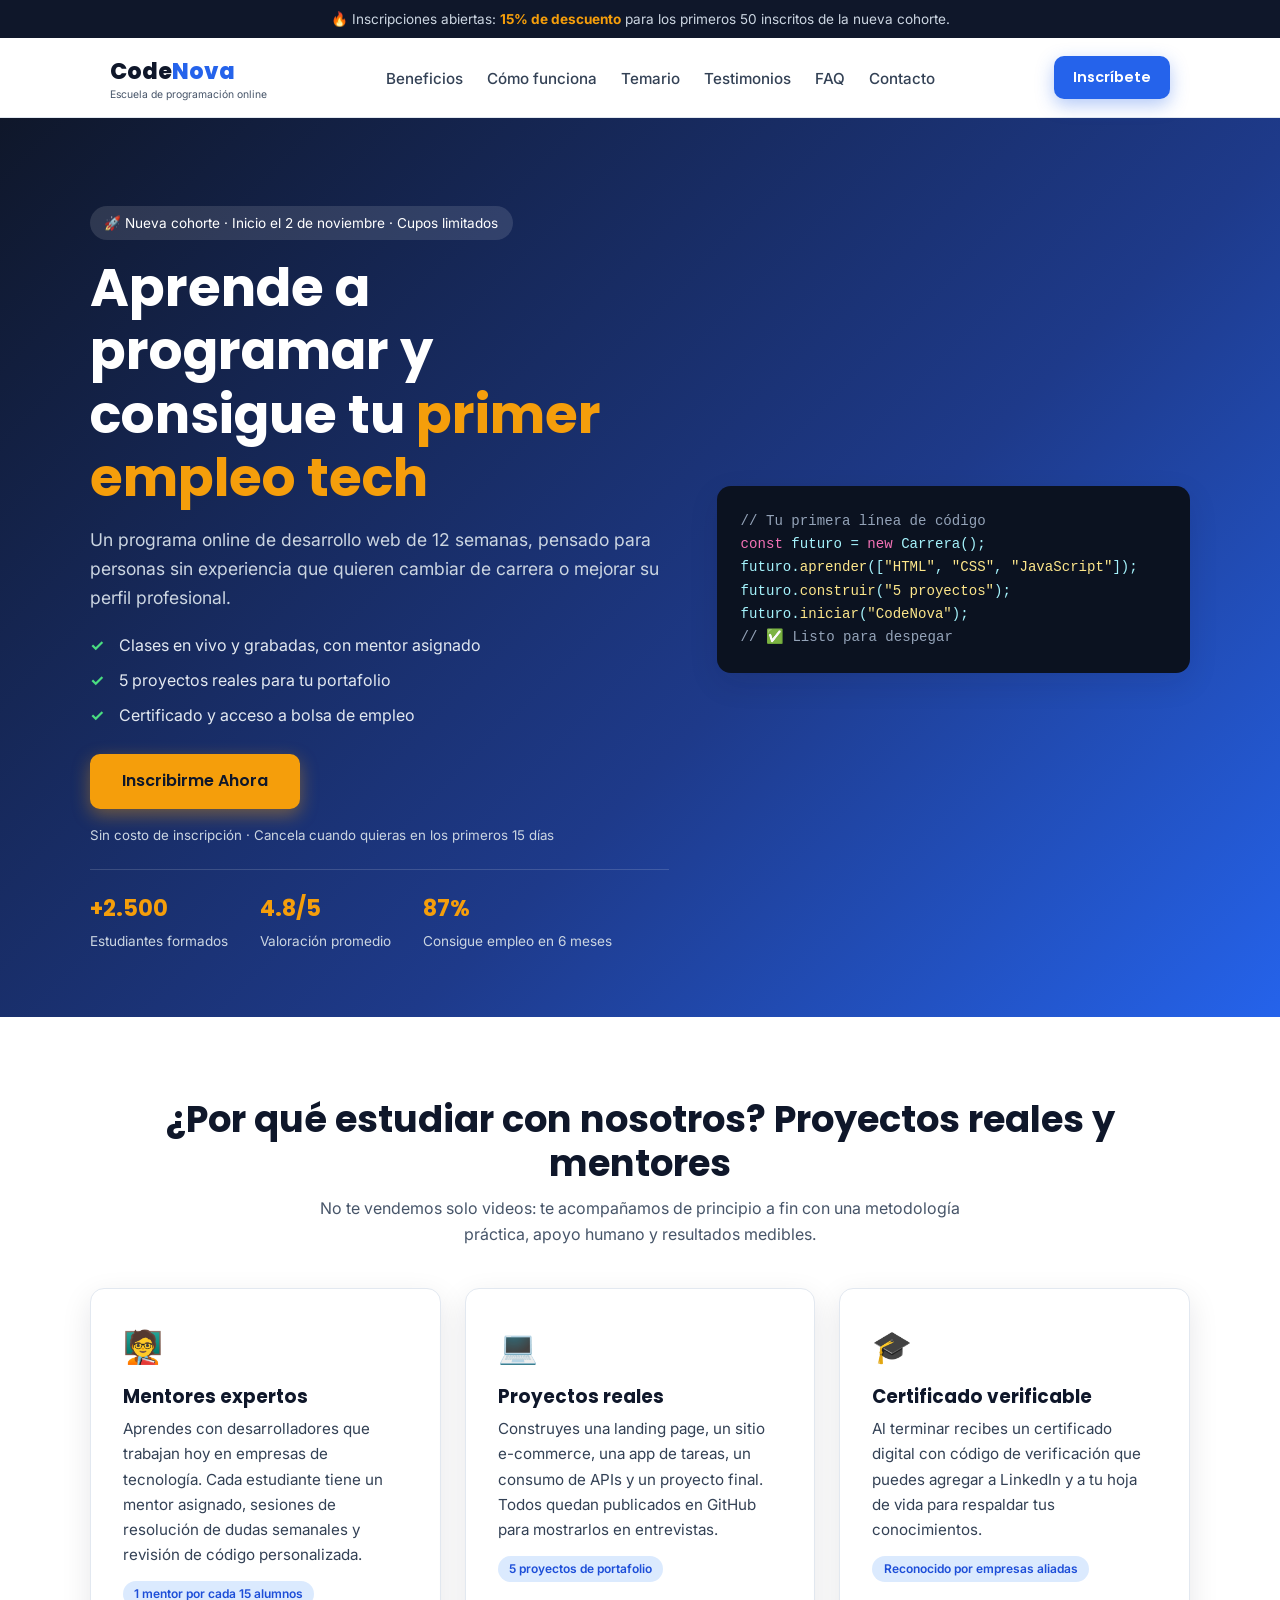
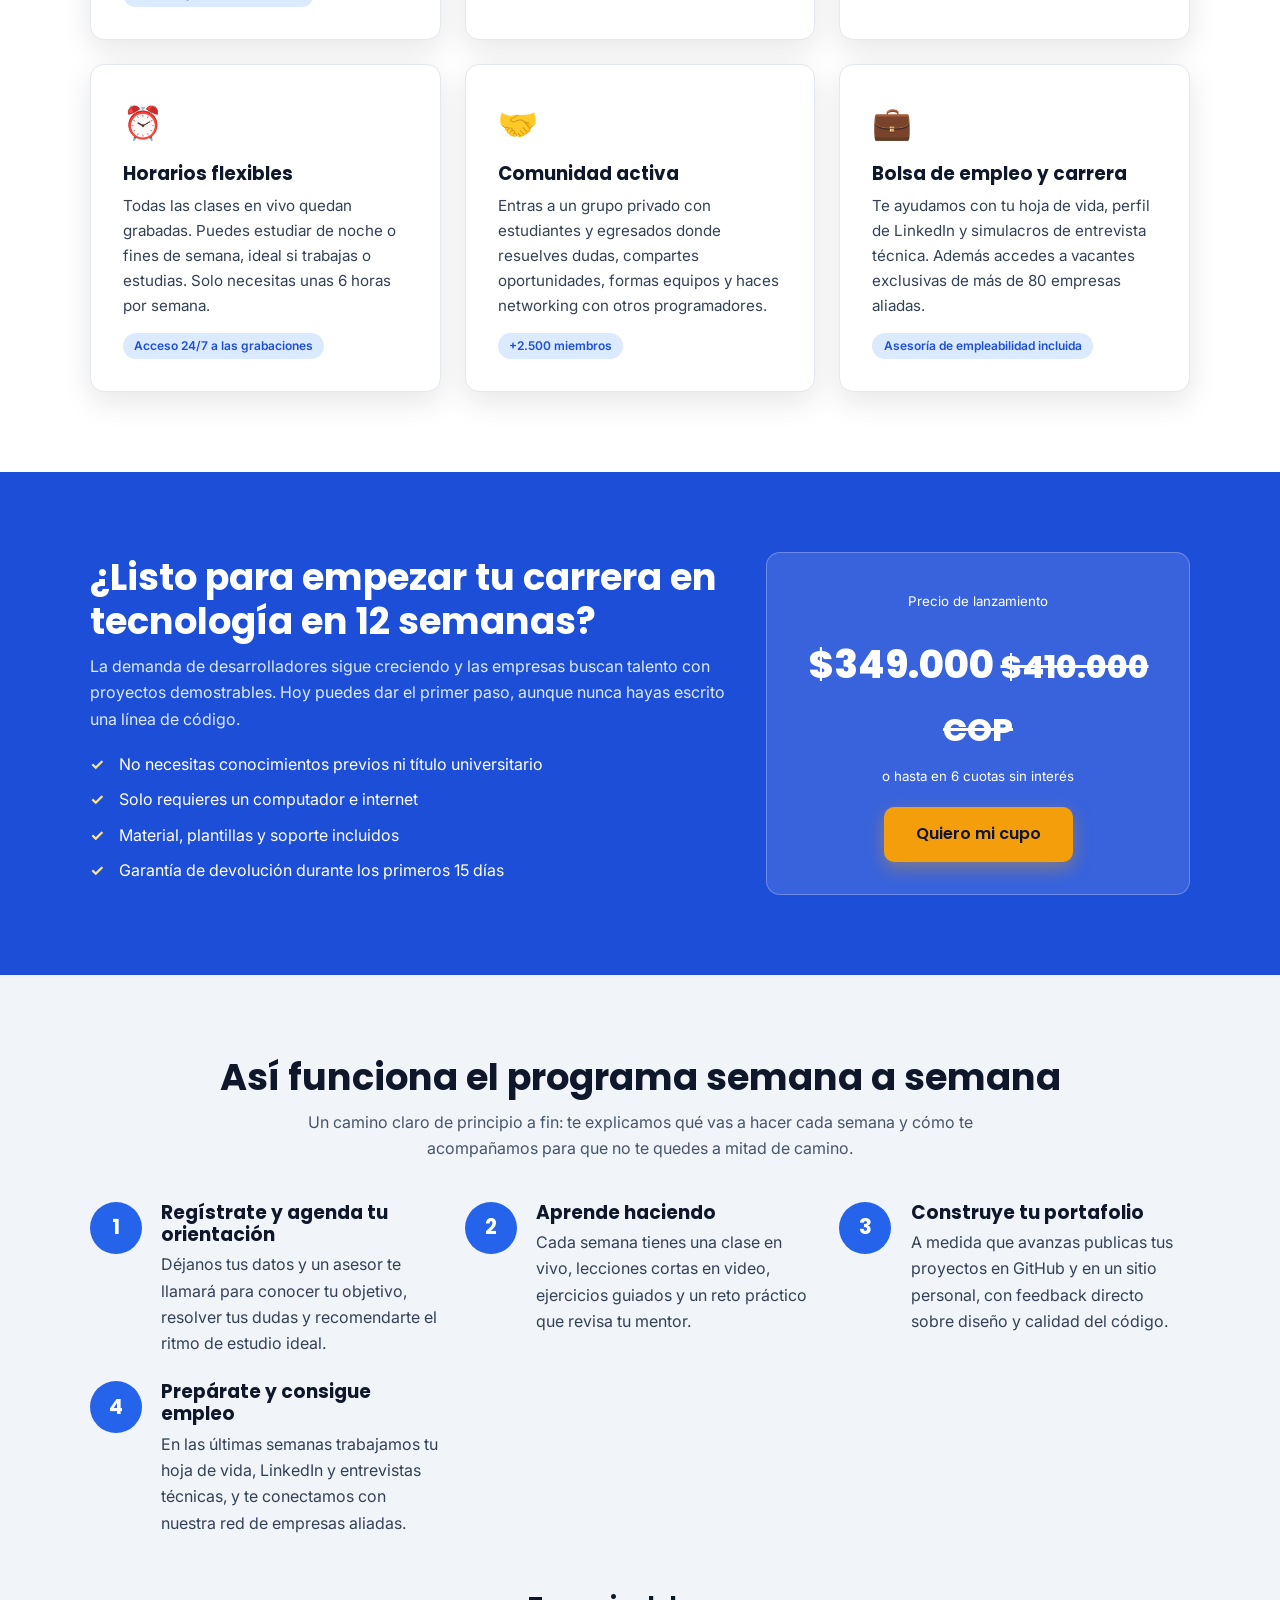
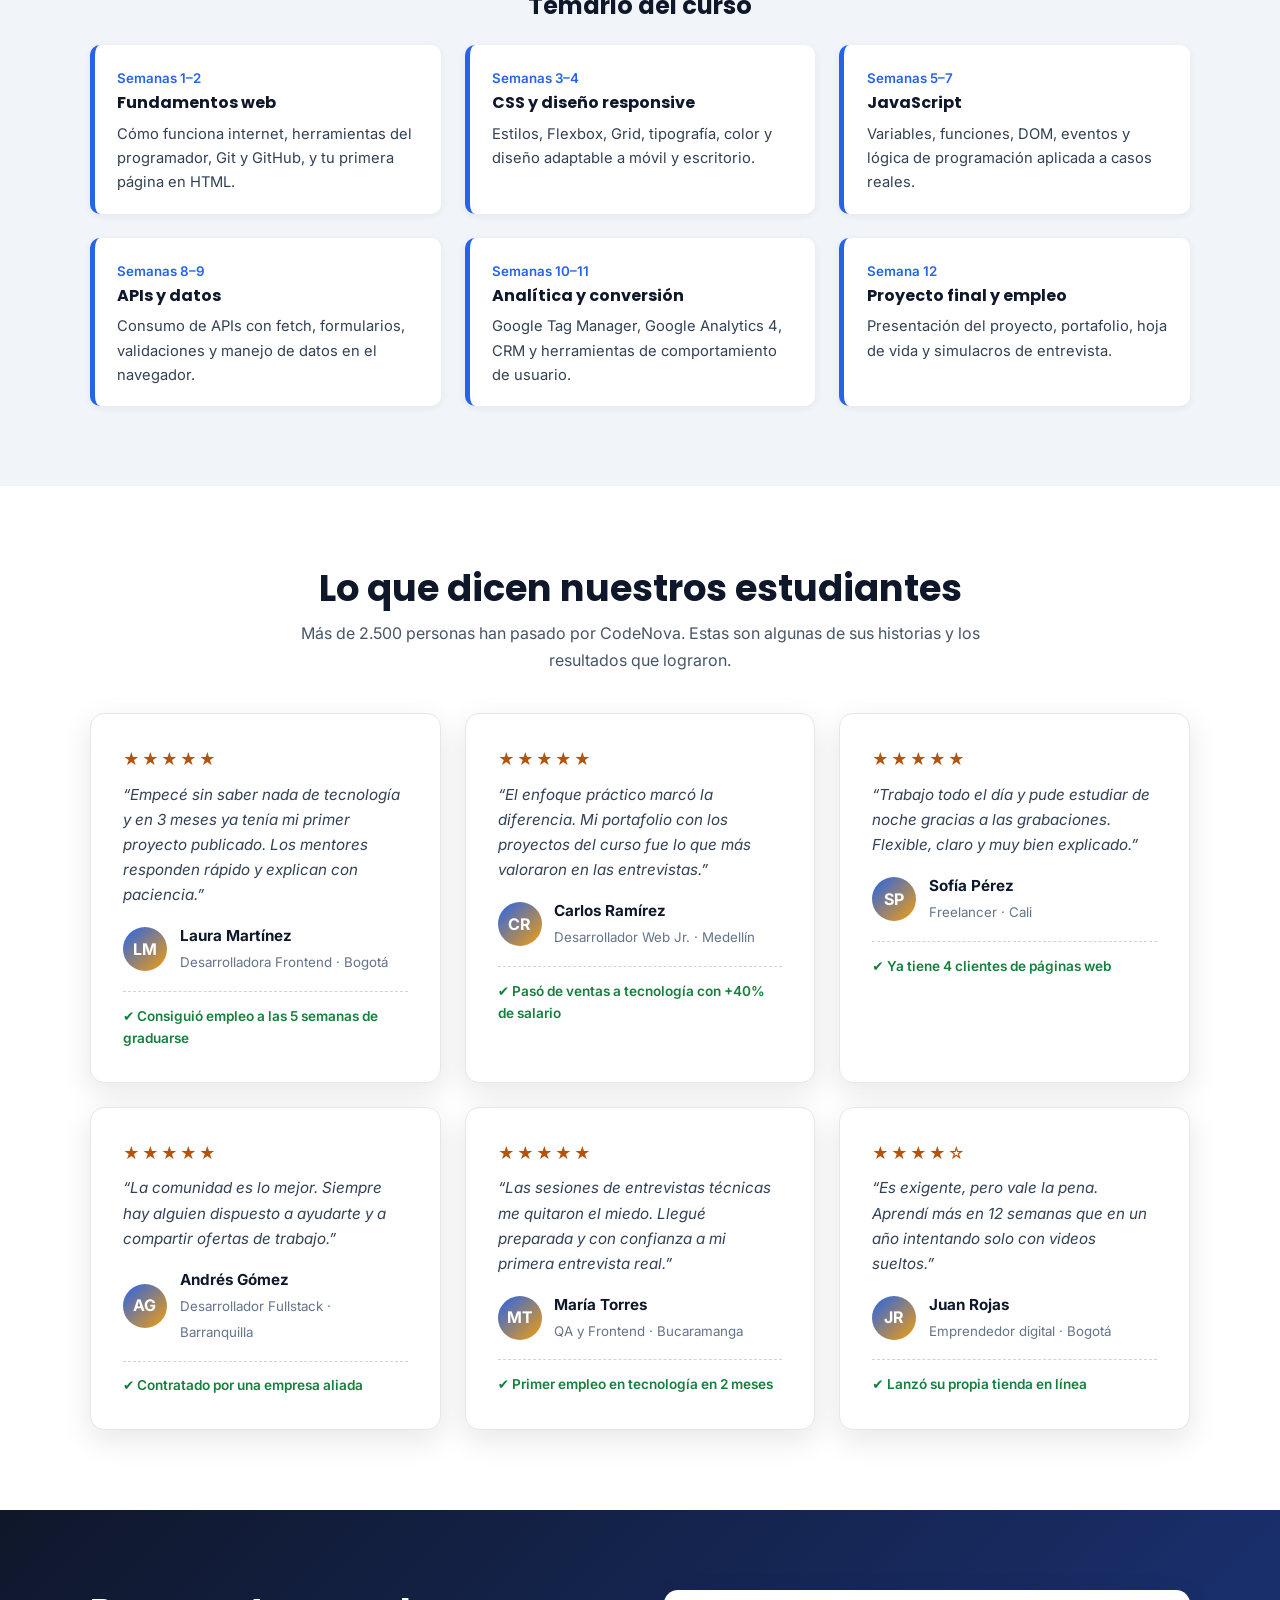
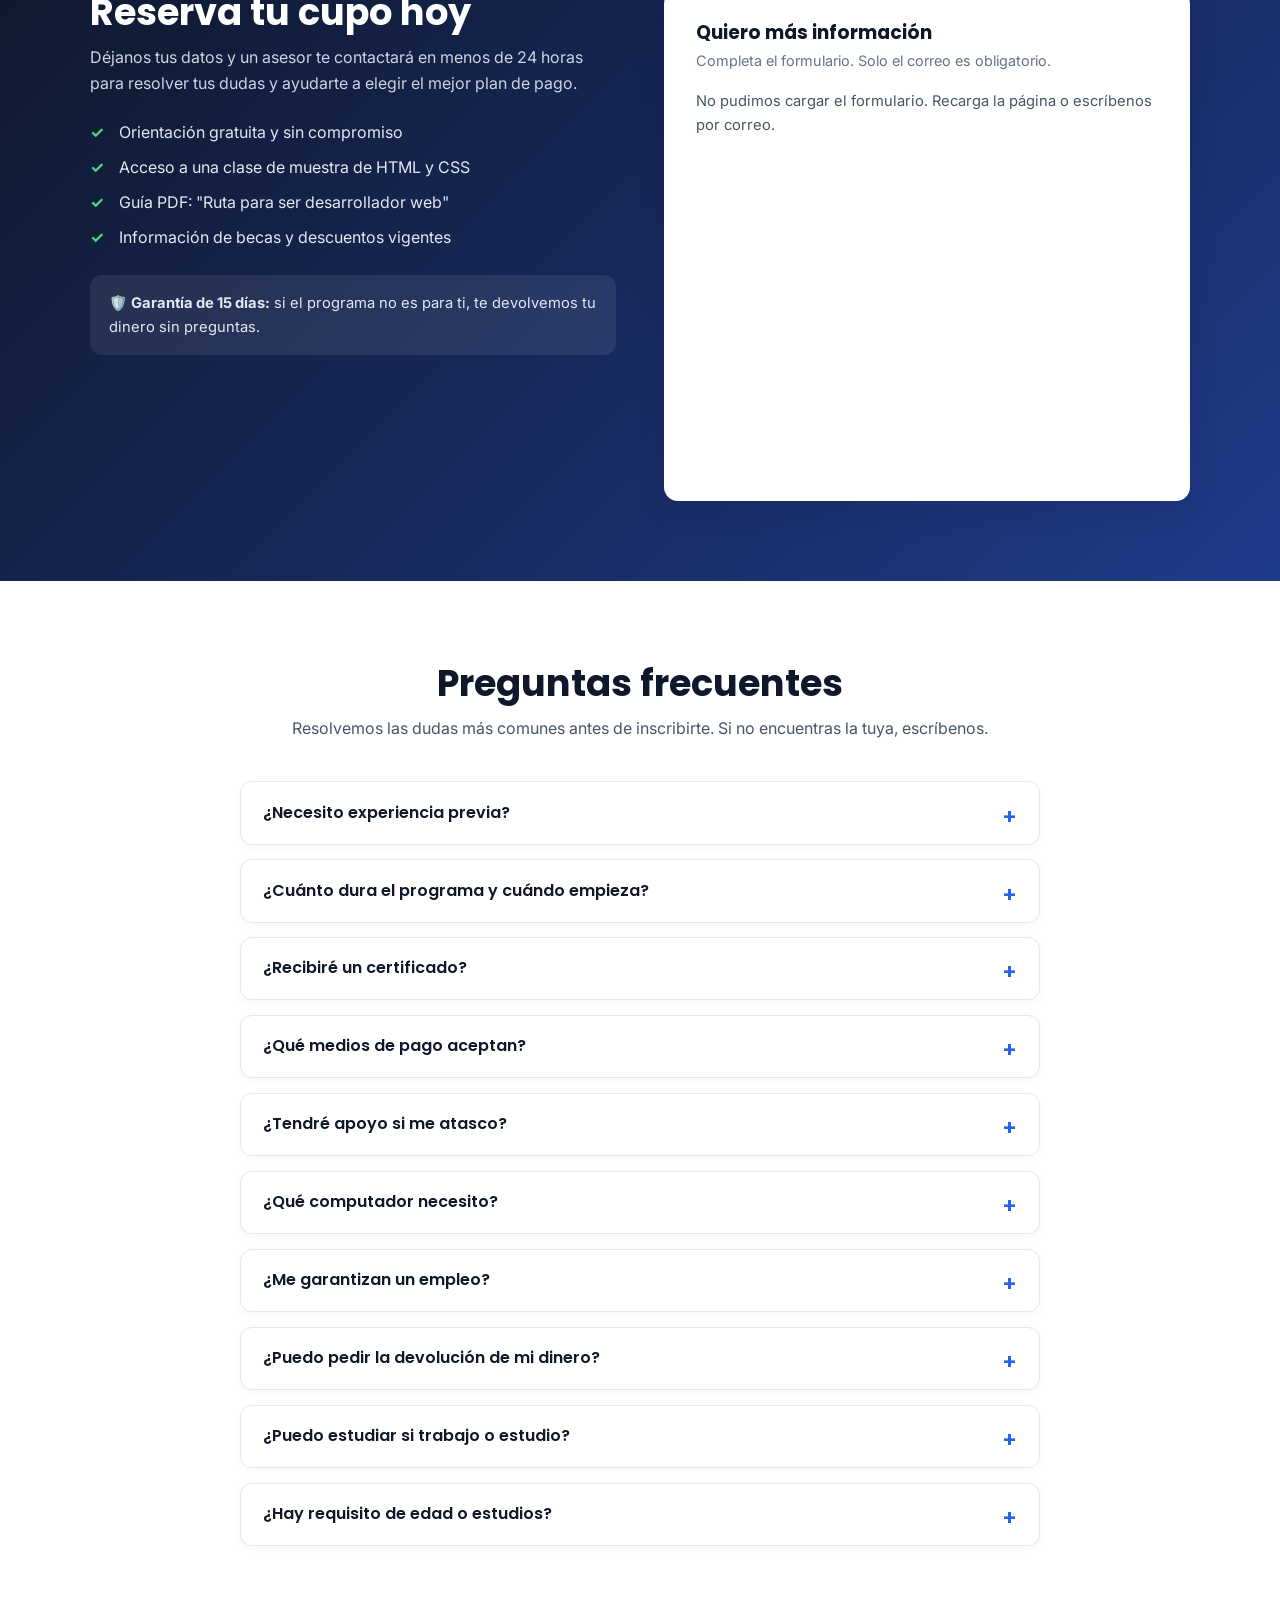
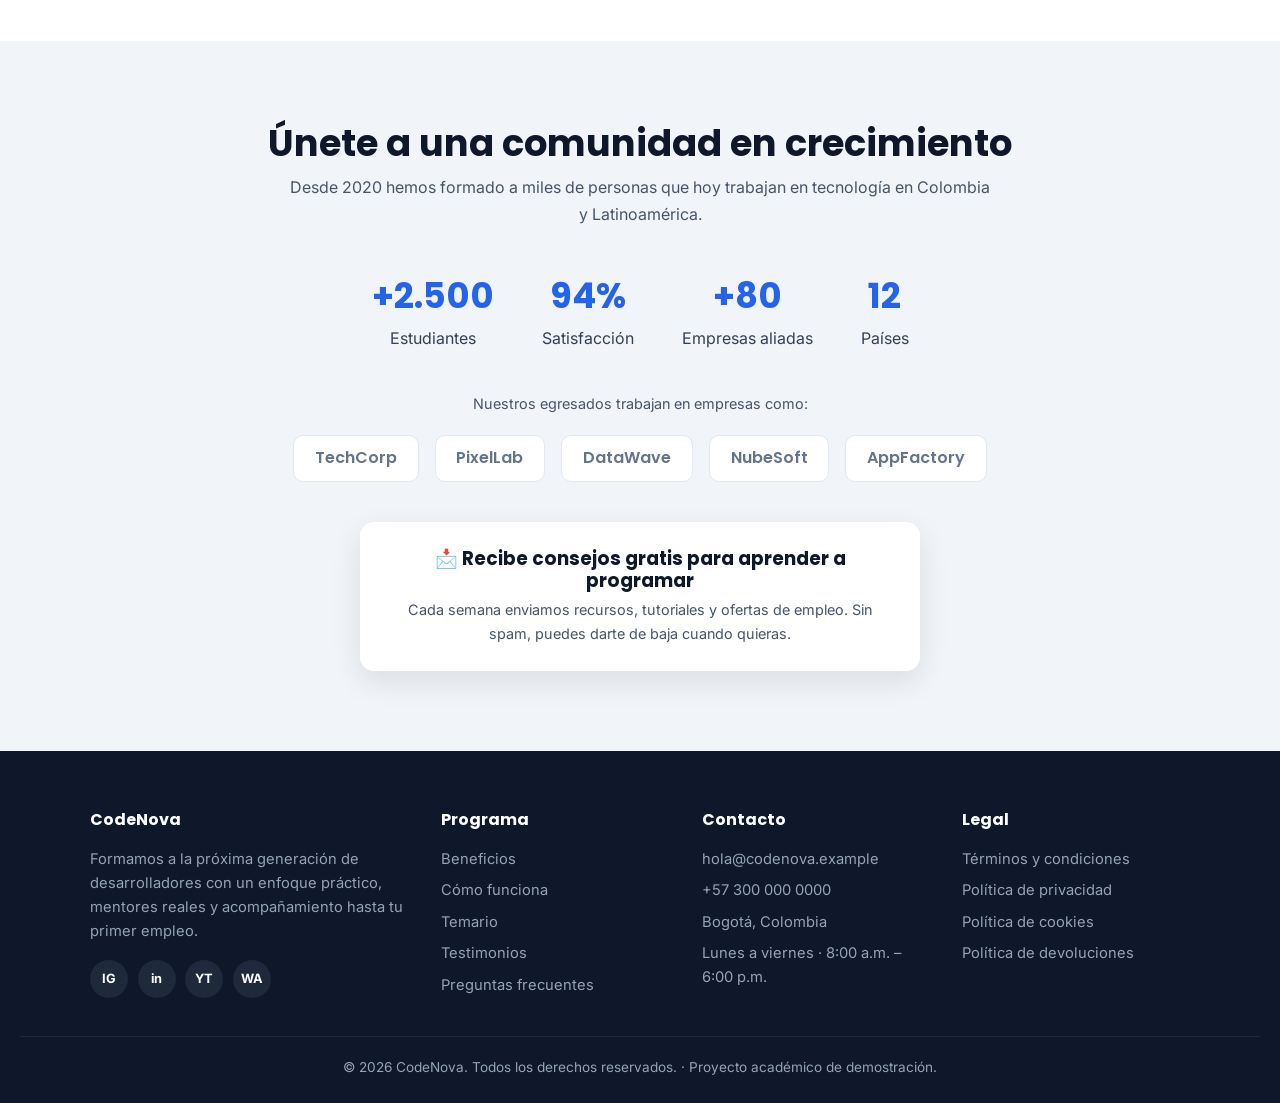
<file: index.html>
<!DOCTYPE html>
<html lang="es">
<head>
  <meta charset="UTF-8">
  <meta name="viewport" content="width=device-width, initial-scale=1.0">
  <title>CodeNova | Curso para programar en 12 semanas con proyectos y empleo</title>
  <meta name="description" content="Curso online para aprender a programar en 12 semanas, con unas 6 horas por semana, proyectos reales, mentores en vivo, certificado y bolsa de empleo. Inscríbete hoy.">
  <meta name="robots" content="index, follow, max-image-preview:large">
  <meta name="author" content="CodeNova">
  <meta name="theme-color" content="#2563eb">
  <link rel="canonical" href="https://1014739596.github.io/lading-page-project/">
  <link rel="alternate" hreflang="es-CO" href="https://1014739596.github.io/lading-page-project/">
  <link rel="alternate" hreflang="x-default" href="https://1014739596.github.io/lading-page-project/">

  <!-- Iconos -->
  <link rel="icon" href="favicon.svg" type="image/svg+xml">
  <link rel="icon" href="img/favicon-32.png" sizes="32x32" type="image/png">
  <link rel="shortcut icon" href="favicon.ico">
  <link rel="apple-touch-icon" href="img/apple-touch-icon.png">

  <!-- Open Graph (Facebook, LinkedIn, WhatsApp) -->
  <meta property="og:type" content="website">
  <meta property="og:site_name" content="CodeNova">
  <meta property="og:locale" content="es_CO">
  <meta property="og:url" content="https://1014739596.github.io/lading-page-project/">
  <meta property="og:title" content="CodeNova | Curso para programar en 12 semanas con proyectos y empleo">
  <meta property="og:description" content="Curso online para aprender a programar en 12 semanas, con unas 6 horas por semana, proyectos reales, mentores en vivo, certificado y bolsa de empleo. Inscríbete hoy.">
  <meta property="og:image" content="https://1014739596.github.io/lading-page-project/img/og-image.png">
  <meta property="og:image:width" content="1200">
  <meta property="og:image:height" content="630">
  <meta property="og:image:alt" content="CodeNova: aprende a programar y consigue tu primer empleo tech">

  <!-- Twitter / X -->
  <meta name="twitter:card" content="summary_large_image">
  <meta name="twitter:title" content="CodeNova | Curso para programar en 12 semanas con proyectos y empleo">
  <meta name="twitter:description" content="Curso online para aprender a programar en 12 semanas, con unas 6 horas por semana, proyectos reales, mentores en vivo, certificado y bolsa de empleo. Inscríbete hoy.">
  <meta name="twitter:image" content="https://1014739596.github.io/lading-page-project/img/og-image.png">
  <meta name="twitter:image:alt" content="CodeNova: aprende a programar y consigue tu primer empleo tech">

  <!-- Fuentes: no bloquean el render (se aplican con font-display: swap) -->
  <link rel="preconnect" href="https://fonts.googleapis.com">
  <link rel="preconnect" href="https://fonts.gstatic.com" crossorigin>
  <link rel="stylesheet" href="https://fonts.googleapis.com/css2?family=Poppins:wght@600;700;800&amp;family=Inter:wght@400;500;600;700&amp;display=swap" media="print" onload="this.media='all'">
  <noscript><link rel="stylesheet" href="https://fonts.googleapis.com/css2?family=Poppins:wght@600;700;800&amp;family=Inter:wght@400;500;600;700&amp;display=swap"></noscript>

  <!-- Estilos en línea (generados desde css/style.css) para que no bloqueen el render -->
  <style>:root{--primary:#2563eb;--primary-dark:#1d4ed8;--accent:#f59e0b;--dark:#0f172a;--text:#334155;--light:#f1f5f9;--white:#fff;--radius:14px;--shadow:0 10px 30px rgba(15,23,42,.10)}*{box-sizing:border-box;margin:0;padding:0}html{scroll-behavior:smooth}body{font-family:'Inter',system-ui,-apple-system,'Segoe UI',Arial,sans-serif;color:var(--text);line-height:1.65;background:var(--white)}h1,h2,h3{font-family:'Poppins','Segoe UI',Arial,sans-serif;color:var(--dark);line-height:1.2}h2{font-size:clamp(1.6rem,3vw,2.3rem);text-align:center;margin-bottom:.6rem}.sub{text-align:center;max-width:700px;margin:0 auto 2.5rem;color:#475569}section{padding:5rem 1.25rem}.container{max-width:1100px;margin:0 auto}.grid{display:grid;gap:1.5rem}.g2{grid-template-columns:repeat(auto-fit,minmax(320px,1fr))}.g3{grid-template-columns:repeat(auto-fit,minmax(260px,1fr))}.g4{grid-template-columns:repeat(auto-fit,minmax(220px,1fr))}.btn{display:inline-block;background:var(--primary);color:#fff;font-family:'Poppins',sans-serif;font-weight:600;padding:.9rem 2rem;border-radius:10px;text-decoration:none;border:none;cursor:pointer;font-size:1rem;box-shadow:0 6px 18px rgba(37,99,235,.35);transition:.2s}.btn:hover{background:var(--primary-dark);transform:translateY(-2px)}.btn.alt{background:var(--accent);box-shadow:0 6px 18px rgba(245,158,11,.4);color:var(--dark)}.checks{list-style:none}.checks li{padding-left:1.8rem;position:relative;margin-bottom:.55rem}.checks li::before{content:'✓';position:absolute;left:0;color:#15803d;font-weight:700}.topbar{background:var(--dark);color:#cbd5e1;text-align:center;font-size:.85rem;padding:.5rem 1rem}.topbar b{color:var(--accent)}header{position:sticky;top:0;z-index:50;background:rgba(255,255,255,.95);backdrop-filter:blur(8px);border-bottom:1px solid #e2e8f0}.nav{display:flex;align-items:center;justify-content:space-between;max-width:1100px;margin:0 auto;padding:.9rem 1.25rem}.logo{font-family:'Poppins',sans-serif;font-weight:800;font-size:1.4rem;color:var(--dark);text-decoration:none}.logo span{color:var(--primary)}.logo small{display:block;font-family:'Inter',sans-serif;font-weight:400;font-size:.65rem;color:#475569;margin-top:-4px}nav ul{display:flex;gap:1.5rem;list-style:none}nav a{text-decoration:none;color:var(--text);font-weight:500;font-size:.95rem}nav a:hover{color:var(--primary)}@media(max-width:860px){nav ul{display:none}}.hero{background:linear-gradient(135deg,#0f172a 0%,#1e3a8a 60%,#2563eb 100%);color:#fff;padding:5.5rem 1.25rem 4rem}.hero .container{display:grid;grid-template-columns:1.1fr .9fr;gap:3rem;align-items:center}.hero h1{color:#fff;font-size:clamp(2rem,5vw,3.3rem);margin-bottom:1rem}.hero h1 em{font-style:normal;color:var(--accent)}.hero p{font-size:1.1rem;color:#cbd5e1;margin-bottom:1.2rem}.hero .checks li{color:#e2e8f0}.hero .checks li::before{color:#4ade80}.badge{display:inline-block;background:rgba(255,255,255,.12);padding:.35rem .9rem;border-radius:99px;font-size:.85rem;margin-bottom:1rem}.hero-actions{display:flex;gap:1rem;align-items:center;flex-wrap:wrap;margin-top:1.6rem}.hero-actions small{color:#cbd5e1}.code-card{background:#0b1220;border-radius:var(--radius);padding:1.5rem;font-family:monospace;font-size:.88rem;color:#a5f3fc;box-shadow:var(--shadow)}.code-card .c{color:#94a3b8}.code-card .k{color:#f472b6}.code-card .s{color:#fde68a}.hero-stats{display:flex;gap:2rem;flex-wrap:wrap;margin-top:1.4rem;padding-top:1.2rem;border-top:1px solid rgba(255,255,255,.15)}.hero-stats b{display:block;font-family:'Poppins',sans-serif;font-size:1.4rem;color:var(--accent)}.hero-stats span{font-size:.85rem;color:#cbd5e1}@media(max-width:860px){.hero .container{grid-template-columns:1fr}}.card{background:#fff;border-radius:var(--radius);padding:2rem;box-shadow:var(--shadow);border:1px solid #e2e8f0}.card .ico{font-size:2rem;margin-bottom:.8rem}.card h3{margin-bottom:.5rem;font-size:1.15rem}.card p{font-size:.95rem}.tag{display:inline-block;background:#dbeafe;color:var(--primary-dark);font-size:.75rem;font-weight:600;padding:.2rem .7rem;border-radius:99px;margin-top:.9rem}.cta{background:var(--primary-dark);color:#fff}.cta .container{display:grid;grid-template-columns:1.2fr .8fr;gap:2.5rem;align-items:center}.cta h2{color:#fff;text-align:left}.cta p{color:#dbeafe;margin-bottom:1.2rem}.cta .checks li{color:#fff}.cta .checks li::before{color:#fde68a}.cta-box{background:rgba(255,255,255,.12);border:1px solid rgba(255,255,255,.25);border-radius:var(--radius);padding:2rem;text-align:center}.cta-box .price{font-family:'Poppins',sans-serif;font-size:2.4rem;font-weight:800;color:#fff}.cta-box s{color:#fff}.cta-box small{display:block;color:#fff;margin:.4rem 0 1.2rem}.cta-box .old-price{display:inline;margin:0}@media(max-width:860px){.cta .container{grid-template-columns:1fr}}.steps{background:var(--light)}.step{display:flex;gap:1.2rem;align-items:flex-start}.num{flex:0 0 52px;height:52px;border-radius:50%;background:var(--primary);color:#fff;display:grid;place-items:center;font-family:'Poppins',sans-serif;font-weight:700;font-size:1.3rem}.step h3{margin-bottom:.3rem}.temario{margin-top:3.5rem}.temario h3{text-align:center;font-size:1.5rem;margin-bottom:1.5rem}.mod{background:#fff;border-left:5px solid var(--primary);border-radius:10px;padding:1.2rem 1.4rem;box-shadow:0 2px 8px rgba(15,23,42,.06)}.mod h4{font-family:'Poppins',sans-serif;color:var(--dark);margin-bottom:.3rem}.mod small{color:var(--primary);font-weight:600}.mod p{font-size:.92rem;margin-top:.3rem}.quote{font-style:italic;margin-bottom:1rem}.stars{color:#b45309;letter-spacing:2px;margin-bottom:.6rem}.who{display:flex;align-items:center;gap:.8rem}.avatar{width:44px;height:44px;border-radius:50%;background:linear-gradient(135deg,var(--primary),var(--accent));display:grid;place-items:center;color:#fff;font-weight:700}.who strong{display:block;color:var(--dark);font-size:.95rem}.who small{color:#64748b}.result{margin-top:1rem;padding-top:.8rem;border-top:1px dashed #cbd5e1;font-size:.85rem;color:#15803d;font-weight:600}.cta2{background:linear-gradient(135deg,#0f172a,#1e3a8a);color:#fff}.cta2 .container{display:grid;grid-template-columns:1fr 1fr;gap:3rem;align-items:start}.cta2 h2{color:#fff;text-align:left}.cta2 .lead{color:#cbd5e1;margin-bottom:1.4rem}.cta2 .checks li{color:#e2e8f0}.cta2 .checks li::before{color:#4ade80}.guarantee{margin-top:1.5rem;background:rgba(255,255,255,.08);border-radius:12px;padding:1rem 1.2rem;font-size:.92rem;color:#e2e8f0}.form-box{background:#fff;border-radius:var(--radius);padding:2rem;box-shadow:var(--shadow);color:var(--text)}.form-box h3{margin-bottom:.3rem}.form-box>p{font-size:.9rem;margin-bottom:1rem;color:#64748b}@media(max-width:860px){.cta2 .container{grid-template-columns:1fr}}.faq-wrap{max-width:800px;margin:0 auto}details{background:#fff;border:1px solid #e2e8f0;border-radius:12px;padding:1.1rem 1.4rem;margin-bottom:.9rem;box-shadow:0 2px 8px rgba(15,23,42,.04)}summary{cursor:pointer;font-weight:600;color:var(--dark);font-family:'Poppins',sans-serif;list-style:none;padding-right:1.5rem}summary::-webkit-details-marker{display:none}summary::after{content:'+';float:right;margin-right:-1.5rem;font-size:1.3rem;color:var(--primary)}details[open] summary::after{content:'–'}details p{margin-top:.8rem}.prefooter{background:var(--light);text-align:center}.prefooter .stats{display:flex;justify-content:center;gap:3rem;flex-wrap:wrap;margin-bottom:2.5rem}.prefooter .stats b{display:block;font-family:'Poppins',sans-serif;font-size:2.2rem;color:var(--primary)}.logos{display:flex;justify-content:center;gap:1rem;flex-wrap:wrap;margin:1.2rem 0 2.5rem}.logos span{background:#fff;border:1px solid #e2e8f0;border-radius:10px;padding:.6rem 1.3rem;font-family:'Poppins',sans-serif;font-weight:600;color:#64748b}.newsletter{max-width:560px;margin:0 auto;background:#fff;border-radius:var(--radius);padding:1.6rem;box-shadow:var(--shadow)}.newsletter h3{margin-bottom:.4rem;font-size:1.15rem}footer{background:var(--dark);color:#94a3b8;padding:3.5rem 1.25rem 1.5rem}.foot{display:grid;grid-template-columns:1.4fr 1fr 1fr 1fr;gap:2rem;max-width:1100px;margin:0 auto 2rem}footer h4{color:#fff;margin-bottom:.8rem;font-family:'Poppins',sans-serif}footer p{font-size:.92rem}footer a{display:block;color:#94a3b8;text-decoration:none;margin-bottom:.45rem;font-size:.92rem}footer a:hover{color:#fff}.social{display:flex;gap:.6rem;margin-top:1rem}footer .foot-line{display:block;color:#94a3b8;margin-bottom:.45rem;font-size:.92rem}.social a{width:38px;height:38px;border-radius:50%;background:#1e293b;display:grid;place-items:center;color:#fff;font-size:.8rem;font-weight:700;margin:0}.copy{text-align:center;border-top:1px solid #1e293b;padding-top:1.2rem;font-size:.85rem}@media(max-width:860px){.foot{grid-template-columns:1fr 1fr}}.btn-sm{padding:.6rem 1.2rem;font-size:.9rem}.muted-sm{color:#475569;font-size:.92rem}.prefooter .muted-sm{font-size:.9rem}.skip-link{position:absolute;left:-9999px;top:0;z-index:100;background:var(--dark);color:#fff;padding:.7rem 1.2rem;border-radius:0 0 10px 0;font-weight:600;text-decoration:none}.skip-link:focus{left:0}:focus-visible{outline:3px solid var(--accent);outline-offset:3px;border-radius:4px}.btn:focus-visible{outline-color:var(--dark)}.form-slot{min-height:380px}@media(prefers-reduced-motion:reduce){html{scroll-behavior:auto}.btn{transition:none}}section{scroll-margin-top:90px}</style>

  <!-- Datos estructurados (schema.org) -->
  <script type="application/ld+json">
  {
    "@context": "https://schema.org",
    "@graph": [
      {
        "@type": "EducationalOrganization",
        "@id": "https://1014739596.github.io/lading-page-project/#organizacion",
        "name": "CodeNova",
        "url": "https://1014739596.github.io/lading-page-project/",
        "description": "Escuela de programación online con programas de desarrollo web, mentores en vivo y bolsa de empleo.",
        "logo": "https://1014739596.github.io/lading-page-project/img/apple-touch-icon.png",
        "address": {
          "@type": "PostalAddress",
          "addressLocality": "Bogotá",
          "addressCountry": "CO"
        }
      },
      {
        "@type": "WebSite",
        "@id": "https://1014739596.github.io/lading-page-project/#sitio",
        "url": "https://1014739596.github.io/lading-page-project/",
        "name": "CodeNova",
        "inLanguage": "es-CO",
        "publisher": {
          "@id": "https://1014739596.github.io/lading-page-project/#organizacion"
        }
      },
      {
        "@type": "Course",
        "name": "Programa online de desarrollo web de 12 semanas",
        "description": "Programa online de desarrollo web de 12 semanas para personas sin experiencia: HTML, CSS y JavaScript, 5 proyectos reales para el portafolio, mentor asignado, certificado y bolsa de empleo.",
        "url": "https://1014739596.github.io/lading-page-project/",
        "inLanguage": "es",
        "educationalLevel": "Principiante",
        "timeRequired": "P12W",
        "provider": {
          "@id": "https://1014739596.github.io/lading-page-project/#organizacion"
        },
        "offers": {
          "@type": "Offer",
          "price": "349000",
          "priceCurrency": "COP",
          "availability": "https://schema.org/InStock",
          "url": "https://1014739596.github.io/lading-page-project/#registro"
        },
        "hasCourseInstance": {
          "@type": "CourseInstance",
          "courseMode": "online"
        }
      },
      {
        "@type": "FAQPage",
        "mainEntity": [
          {
            "@type": "Question",
            "name": "¿Necesito experiencia previa?",
            "acceptedAnswer": {
              "@type": "Answer",
              "text": "No. El programa empieza desde cero y avanza de forma progresiva. Solo necesitas ganas de aprender, un computador con internet y dedicar unas 6 horas por semana."
            }
          },
          {
            "@type": "Question",
            "name": "¿Cuánto dura el programa y cuándo empieza?",
            "acceptedAnswer": {
              "@type": "Answer",
              "text": "Dura 12 semanas. La nueva cohorte inicia el 2 de noviembre y las clases en vivo son entre semana en la noche, con grabación disponible por si no puedes asistir."
            }
          },
          {
            "@type": "Question",
            "name": "¿Recibiré un certificado?",
            "acceptedAnswer": {
              "@type": "Answer",
              "text": "Sí. Al completar los proyectos y el trabajo final recibirás un certificado digital con código de verificación, que puedes compartir en LinkedIn."
            }
          },
          {
            "@type": "Question",
            "name": "¿Qué medios de pago aceptan?",
            "acceptedAnswer": {
              "@type": "Answer",
              "text": "Tarjeta de crédito o débito, transferencia bancaria y plataformas de pago locales. Puedes pagar de contado o hasta en 6 cuotas sin interés."
            }
          },
          {
            "@type": "Question",
            "name": "¿Tendré apoyo si me atasco?",
            "acceptedAnswer": {
              "@type": "Answer",
              "text": "Claro. Cuentas con mentorías en vivo, un canal de chat con respuesta en menos de 24 horas y la comunidad de estudiantes para resolver dudas."
            }
          },
          {
            "@type": "Question",
            "name": "¿Qué computador necesito?",
            "acceptedAnswer": {
              "@type": "Answer",
              "text": "Cualquier computador con 4 GB de RAM, navegador actualizado e internet estable. Todas las herramientas que usamos son gratuitas."
            }
          },
          {
            "@type": "Question",
            "name": "¿Me garantizan un empleo?",
            "acceptedAnswer": {
              "@type": "Answer",
              "text": "No podemos garantizarlo, porque depende de tu esfuerzo y del mercado, pero te damos portafolio, asesoría de hoja de vida, simulacros de entrevista y acceso a vacantes de empresas aliadas. El 87% de nuestros egresados consigue empleo en 6 meses."
            }
          },
          {
            "@type": "Question",
            "name": "¿Puedo pedir la devolución de mi dinero?",
            "acceptedAnswer": {
              "@type": "Answer",
              "text": "Sí. Tienes 15 días desde el inicio del curso para solicitar el reembolso total, sin tener que justificar tu decisión."
            }
          },
          {
            "@type": "Question",
            "name": "¿Puedo estudiar si trabajo o estudio?",
            "acceptedAnswer": {
              "@type": "Answer",
              "text": "Sí. El programa está diseñado para personas ocupadas: las clases quedan grabadas y puedes avanzar a tu ritmo dentro de cada semana."
            }
          },
          {
            "@type": "Question",
            "name": "¿Hay requisito de edad o estudios?",
            "acceptedAnswer": {
              "@type": "Answer",
              "text": "Debes ser mayor de 16 años. No pedimos título universitario ni bachillerato específico."
            }
          }
        ]
      }
    ]
  }
  </script>

  <!-- Google Tag Manager: se carga con la primera interacción del usuario (o 5 s después del load) para no frenar la carga -->
  <script>
    window.dataLayer = window.dataLayer || [];
    (function () {
      var cargado = false;
      function cargarGTM() {
        if (cargado) return;
        cargado = true;
        (function(w,d,s,l,i){w[l]=w[l]||[];w[l].push({'gtm.start':
        new Date().getTime(),event:'gtm.js'});var f=d.getElementsByTagName(s)[0],
        j=d.createElement(s),dl=l!='dataLayer'?'&l='+l:'';j.async=true;j.src=
        'https://www.googletagmanager.com/gtm.js?id='+i+dl;f.parentNode.insertBefore(j,f);
        })(window,document,'script','dataLayer','GTM-KZ4HS8SS');
      }
      ['pointerdown','keydown','scroll','touchstart'].forEach(function (ev) {
        window.addEventListener(ev, cargarGTM, {once:true, passive:true});
      });
      window.addEventListener('load', function () { setTimeout(cargarGTM, 5000); });
    })();
  </script>
  <!-- End Google Tag Manager -->
</head>
<body>
  <!-- Google Tag Manager (noscript) -->
  <noscript><iframe src="https://www.googletagmanager.com/ns.html?id=GTM-KZ4HS8SS" height="0" width="0" hidden title="Google Tag Manager"></iframe></noscript>
  <!-- End Google Tag Manager (noscript) -->

  <a class="skip-link" href="#contenido">Saltar al contenido</a>

  <div class="topbar">🔥 Inscripciones abiertas: <b>15% de descuento</b> para los primeros 50 inscritos de la nueva cohorte.</div>

  <!-- ============ 1. HEADER ============ -->
  <header>
    <div class="nav">
      <a href="#inicio" class="logo">Code<span>Nova</span><small>Escuela de programación online</small></a>
      <nav aria-label="Principal">
        <ul>
          <li><a href="#beneficios" data-nav="beneficios">Beneficios</a></li>
          <li><a href="#como-funciona" data-nav="como-funciona">Cómo funciona</a></li>
          <li><a href="#temario" data-nav="temario">Temario</a></li>
          <li><a href="#testimonios" data-nav="testimonios">Testimonios</a></li>
          <li><a href="#faq" data-nav="faq">FAQ</a></li>
          <li><a href="#contacto" data-nav="contacto">Contacto</a></li>
        </ul>
      </nav>
      <a href="#registro" class="btn btn-sm" data-nav="header-cta">Inscríbete</a>
    </div>
  </header>

  <main id="contenido">
    <!-- ============ 2. HERO ============ -->
    <section class="hero" id="inicio">
      <div class="container">
        <div>
          <span class="badge">🚀 Nueva cohorte · Inicio el 2 de noviembre · Cupos limitados</span>
          <h1>Aprende a programar y consigue tu <em>primer empleo tech</em></h1>
          <p>Un programa online de desarrollo web de 12 semanas, pensado para personas sin experiencia que quieren cambiar de carrera o mejorar su perfil profesional.</p>
          <ul class="checks">
            <li>Clases en vivo y grabadas, con mentor asignado</li>
            <li>5 proyectos reales para tu portafolio</li>
            <li>Certificado y acceso a bolsa de empleo</li>
          </ul>
          <div class="hero-actions">
            <a href="#registro" id="btn-cta-principal" class="btn alt">Inscribirme Ahora</a>
            <small>Sin costo de inscripción · Cancela cuando quieras en los primeros 15 días</small>
          </div>
          <div class="hero-stats">
            <div><b>+2.500</b><span>Estudiantes formados</span></div>
            <div><b>4.8/5</b><span>Valoración promedio</span></div>
            <div><b>87%</b><span>Consigue empleo en 6 meses</span></div>
          </div>
        </div>
        <div class="code-card" aria-hidden="true">
          <span class="c">// Tu primera línea de código</span><br>
          <span class="k">const</span> futuro = <span class="k">new</span> Carrera();<br>
          futuro.<span class="s">aprender</span>([<span class="s">"HTML"</span>, <span class="s">"CSS"</span>, <span class="s">"JavaScript"</span>]);<br>
          futuro.<span class="s">construir</span>(<span class="s">"5 proyectos"</span>);<br>
          futuro.<span class="s">iniciar</span>(<span class="s">"CodeNova"</span>);<br>
          <span class="c">// ✅ Listo para despegar</span>
        </div>
      </div>
    </section>

    <!-- ============ 3. BENEFICIOS ============ -->
    <section id="beneficios">
      <div class="container">
        <h2>¿Por qué estudiar con nosotros? Proyectos reales y mentores</h2>
        <p class="sub">No te vendemos solo videos: te acompañamos de principio a fin con una metodología práctica, apoyo humano y resultados medibles.</p>
        <div class="grid g3">
          <div class="card"><div class="ico" aria-hidden="true">🧑‍🏫</div><h3>Mentores expertos</h3><p>Aprendes con desarrolladores que trabajan hoy en empresas de tecnología. Cada estudiante tiene un mentor asignado, sesiones de resolución de dudas semanales y revisión de código personalizada.</p><span class="tag">1 mentor por cada 15 alumnos</span></div>
          <div class="card"><div class="ico" aria-hidden="true">💻</div><h3>Proyectos reales</h3><p>Construyes una landing page, un sitio e-commerce, una app de tareas, un consumo de APIs y un proyecto final. Todos quedan publicados en GitHub para mostrarlos en entrevistas.</p><span class="tag">5 proyectos de portafolio</span></div>
          <div class="card"><div class="ico" aria-hidden="true">🎓</div><h3>Certificado verificable</h3><p>Al terminar recibes un certificado digital con código de verificación que puedes agregar a LinkedIn y a tu hoja de vida para respaldar tus conocimientos.</p><span class="tag">Reconocido por empresas aliadas</span></div>
          <div class="card"><div class="ico" aria-hidden="true">⏰</div><h3>Horarios flexibles</h3><p>Todas las clases en vivo quedan grabadas. Puedes estudiar de noche o fines de semana, ideal si trabajas o estudias. Solo necesitas unas 6 horas por semana.</p><span class="tag">Acceso 24/7 a las grabaciones</span></div>
          <div class="card"><div class="ico" aria-hidden="true">🤝</div><h3>Comunidad activa</h3><p>Entras a un grupo privado con estudiantes y egresados donde resuelves dudas, compartes oportunidades, formas equipos y haces networking con otros programadores.</p><span class="tag">+2.500 miembros</span></div>
          <div class="card"><div class="ico" aria-hidden="true">💼</div><h3>Bolsa de empleo y carrera</h3><p>Te ayudamos con tu hoja de vida, perfil de LinkedIn y simulacros de entrevista técnica. Además accedes a vacantes exclusivas de más de 80 empresas aliadas.</p><span class="tag">Asesoría de empleabilidad incluida</span></div>
        </div>
      </div>
    </section>

    <!-- ============ 4. CTA ============ -->
    <section class="cta" id="cta-1">
      <div class="container">
        <div>
          <h2>¿Listo para empezar tu carrera en tecnología en 12 semanas?</h2>
          <p>La demanda de desarrolladores sigue creciendo y las empresas buscan talento con proyectos demostrables. Hoy puedes dar el primer paso, aunque nunca hayas escrito una línea de código.</p>
          <ul class="checks">
            <li>No necesitas conocimientos previos ni título universitario</li>
            <li>Solo requieres un computador e internet</li>
            <li>Material, plantillas y soporte incluidos</li>
            <li>Garantía de devolución durante los primeros 15 días</li>
          </ul>
        </div>
        <div class="cta-box">
          <small>Precio de lanzamiento</small>
          <div class="price">$349.000 <small class="old-price"><s>$410.000 COP</s></small></div>
          <small>o hasta en 6 cuotas sin interés</small>
          <a href="#registro" id="btn-cta-secundario" class="btn alt">Quiero mi cupo</a>
        </div>
      </div>
    </section>

    <!-- ============ 5. EXPLICACIÓN ============ -->
    <section class="steps" id="como-funciona">
      <div class="container">
        <h2>Así funciona el programa semana a semana</h2>
        <p class="sub">Un camino claro de principio a fin: te explicamos qué vas a hacer cada semana y cómo te acompañamos para que no te quedes a mitad de camino.</p>
        <div class="grid g2">
          <div class="step"><div class="num">1</div><div><h3>Regístrate y agenda tu orientación</h3><p>Déjanos tus datos y un asesor te llamará para conocer tu objetivo, resolver tus dudas y recomendarte el ritmo de estudio ideal.</p></div></div>
          <div class="step"><div class="num">2</div><div><h3>Aprende haciendo</h3><p>Cada semana tienes una clase en vivo, lecciones cortas en video, ejercicios guiados y un reto práctico que revisa tu mentor.</p></div></div>
          <div class="step"><div class="num">3</div><div><h3>Construye tu portafolio</h3><p>A medida que avanzas publicas tus proyectos en GitHub y en un sitio personal, con feedback directo sobre diseño y calidad del código.</p></div></div>
          <div class="step"><div class="num">4</div><div><h3>Prepárate y consigue empleo</h3><p>En las últimas semanas trabajamos tu hoja de vida, LinkedIn y entrevistas técnicas, y te conectamos con nuestra red de empresas aliadas.</p></div></div>
        </div>

        <div class="temario" id="temario">
          <h3>Temario del curso</h3>
          <div class="grid g3">
            <div class="mod"><small>Semanas 1–2</small><h4>Fundamentos web</h4><p>Cómo funciona internet, herramientas del programador, Git y GitHub, y tu primera página en HTML.</p></div>
            <div class="mod"><small>Semanas 3–4</small><h4>CSS y diseño responsive</h4><p>Estilos, Flexbox, Grid, tipografía, color y diseño adaptable a móvil y escritorio.</p></div>
            <div class="mod"><small>Semanas 5–7</small><h4>JavaScript</h4><p>Variables, funciones, DOM, eventos y lógica de programación aplicada a casos reales.</p></div>
            <div class="mod"><small>Semanas 8–9</small><h4>APIs y datos</h4><p>Consumo de APIs con fetch, formularios, validaciones y manejo de datos en el navegador.</p></div>
            <div class="mod"><small>Semanas 10–11</small><h4>Analítica y conversión</h4><p>Google Tag Manager, Google Analytics 4, CRM y herramientas de comportamiento de usuario.</p></div>
            <div class="mod"><small>Semana 12</small><h4>Proyecto final y empleo</h4><p>Presentación del proyecto, portafolio, hoja de vida y simulacros de entrevista.</p></div>
          </div>
        </div>
      </div>
    </section>

    <!-- ============ 6. TESTIMONIOS ============ -->
    <section id="testimonios">
      <div class="container">
        <h2>Lo que dicen nuestros estudiantes</h2>
        <p class="sub">Más de 2.500 personas han pasado por CodeNova. Estas son algunas de sus historias y los resultados que lograron.</p>
        <div class="grid g3">
          <div class="card"><div class="stars" role="img" aria-label="5 de 5 estrellas">★★★★★</div><p class="quote">“Empecé sin saber nada de tecnología y en 3 meses ya tenía mi primer proyecto publicado. Los mentores responden rápido y explican con paciencia.”</p>
            <div class="who"><div class="avatar">LM</div><div><strong>Laura Martínez</strong><small>Desarrolladora Frontend · Bogotá</small></div></div><div class="result">✔ Consiguió empleo a las 5 semanas de graduarse</div></div>
          <div class="card"><div class="stars" role="img" aria-label="5 de 5 estrellas">★★★★★</div><p class="quote">“El enfoque práctico marcó la diferencia. Mi portafolio con los proyectos del curso fue lo que más valoraron en las entrevistas.”</p>
            <div class="who"><div class="avatar">CR</div><div><strong>Carlos Ramírez</strong><small>Desarrollador Web Jr. · Medellín</small></div></div><div class="result">✔ Pasó de ventas a tecnología con +40% de salario</div></div>
          <div class="card"><div class="stars" role="img" aria-label="5 de 5 estrellas">★★★★★</div><p class="quote">“Trabajo todo el día y pude estudiar de noche gracias a las grabaciones. Flexible, claro y muy bien explicado.”</p>
            <div class="who"><div class="avatar">SP</div><div><strong>Sofía Pérez</strong><small>Freelancer · Cali</small></div></div><div class="result">✔ Ya tiene 4 clientes de páginas web</div></div>
          <div class="card"><div class="stars" role="img" aria-label="5 de 5 estrellas">★★★★★</div><p class="quote">“La comunidad es lo mejor. Siempre hay alguien dispuesto a ayudarte y a compartir ofertas de trabajo.”</p>
            <div class="who"><div class="avatar">AG</div><div><strong>Andrés Gómez</strong><small>Desarrollador Fullstack · Barranquilla</small></div></div><div class="result">✔ Contratado por una empresa aliada</div></div>
          <div class="card"><div class="stars" role="img" aria-label="5 de 5 estrellas">★★★★★</div><p class="quote">“Las sesiones de entrevistas técnicas me quitaron el miedo. Llegué preparada y con confianza a mi primera entrevista real.”</p>
            <div class="who"><div class="avatar">MT</div><div><strong>María Torres</strong><small>QA y Frontend · Bucaramanga</small></div></div><div class="result">✔ Primer empleo en tecnología en 2 meses</div></div>
          <div class="card"><div class="stars" role="img" aria-label="4 de 5 estrellas">★★★★☆</div><p class="quote">“Es exigente, pero vale la pena. Aprendí más en 12 semanas que en un año intentando solo con videos sueltos.”</p>
            <div class="who"><div class="avatar">JR</div><div><strong>Juan Rojas</strong><small>Emprendedor digital · Bogotá</small></div></div><div class="result">✔ Lanzó su propia tienda en línea</div></div>
        </div>
      </div>
    </section>

    <!-- ============ 7. CTA 2 + FORMULARIO HUBSPOT ============ -->
    <section class="cta2" id="registro">
      <div class="container">
        <div>
          <h2>Reserva tu cupo hoy</h2>
          <p class="lead">Déjanos tus datos y un asesor te contactará en menos de 24 horas para resolver tus dudas y ayudarte a elegir el mejor plan de pago.</p>
          <ul class="checks">
            <li>Orientación gratuita y sin compromiso</li>
            <li>Acceso a una clase de muestra de HTML y CSS</li>
            <li>Guía PDF: "Ruta para ser desarrollador web"</li>
            <li>Información de becas y descuentos vigentes</li>
          </ul>
          <div class="guarantee">🛡️ <b>Garantía de 15 días:</b> si el programa no es para ti, te devolvemos tu dinero sin preguntas.</div>
        </div>
        <div class="form-box">
          <h3>Quiero más información</h3>
          <p>Completa el formulario. Solo el correo es obligatorio.</p>
          <div class="form-slot">
            <p id="hs-form-loading" class="muted-sm">Cargando formulario…</p>
            <div id="hs-form"></div>
            <noscript><p class="muted-sm">Activa JavaScript para ver el formulario o escríbenos a través de nuestros canales de contacto.</p></noscript>
          </div>
        </div>
      </div>
    </section>

    <!-- ============ 8. FAQ ============ -->
    <section id="faq">
      <div class="container">
        <h2>Preguntas frecuentes</h2>
        <p class="sub">Resolvemos las dudas más comunes antes de inscribirte. Si no encuentras la tuya, escríbenos.</p>
        <div class="faq-wrap">
          <details data-faq="requisitos"><summary>¿Necesito experiencia previa?</summary><p>No. El programa empieza desde cero y avanza de forma progresiva. Solo necesitas ganas de aprender, un computador con internet y dedicar unas 6 horas por semana.</p></details>
          <details data-faq="duracion"><summary>¿Cuánto dura el programa y cuándo empieza?</summary><p>Dura 12 semanas. La nueva cohorte inicia el 2 de noviembre y las clases en vivo son entre semana en la noche, con grabación disponible por si no puedes asistir.</p></details>
          <details data-faq="certificado"><summary>¿Recibiré un certificado?</summary><p>Sí. Al completar los proyectos y el trabajo final recibirás un certificado digital con código de verificación, que puedes compartir en LinkedIn.</p></details>
          <details data-faq="pagos"><summary>¿Qué medios de pago aceptan?</summary><p>Tarjeta de crédito o débito, transferencia bancaria y plataformas de pago locales. Puedes pagar de contado o hasta en 6 cuotas sin interés.</p></details>
          <details data-faq="soporte"><summary>¿Tendré apoyo si me atasco?</summary><p>Claro. Cuentas con mentorías en vivo, un canal de chat con respuesta en menos de 24 horas y la comunidad de estudiantes para resolver dudas.</p></details>
          <details data-faq="equipo"><summary>¿Qué computador necesito?</summary><p>Cualquier computador con 4 GB de RAM, navegador actualizado e internet estable. Todas las herramientas que usamos son gratuitas.</p></details>
          <details data-faq="empleo"><summary>¿Me garantizan un empleo?</summary><p>No podemos garantizarlo, porque depende de tu esfuerzo y del mercado, pero te damos portafolio, asesoría de hoja de vida, simulacros de entrevista y acceso a vacantes de empresas aliadas. El 87% de nuestros egresados consigue empleo en 6 meses.</p></details>
          <details data-faq="devolucion"><summary>¿Puedo pedir la devolución de mi dinero?</summary><p>Sí. Tienes 15 días desde el inicio del curso para solicitar el reembolso total, sin tener que justificar tu decisión.</p></details>
          <details data-faq="trabajo"><summary>¿Puedo estudiar si trabajo o estudio?</summary><p>Sí. El programa está diseñado para personas ocupadas: las clases quedan grabadas y puedes avanzar a tu ritmo dentro de cada semana.</p></details>
          <details data-faq="edad"><summary>¿Hay requisito de edad o estudios?</summary><p>Debes ser mayor de 16 años. No pedimos título universitario ni bachillerato específico.</p></details>
        </div>
      </div>
    </section>

    <!-- ============ 9. PRE-FOOTER ============ -->
    <section class="prefooter" id="prefooter">
      <div class="container">
        <h2>Únete a una comunidad en crecimiento</h2>
        <p class="sub">Desde 2020 hemos formado a miles de personas que hoy trabajan en tecnología en Colombia y Latinoamérica.</p>
        <div class="stats">
          <div><b>+2.500</b>Estudiantes</div>
          <div><b>94%</b>Satisfacción</div>
          <div><b>+80</b>Empresas aliadas</div>
          <div><b>12</b>Países</div>
        </div>
        <p class="muted-sm">Nuestros egresados trabajan en empresas como:</p>
        <div class="logos"><span>TechCorp</span><span>PixelLab</span><span>DataWave</span><span>NubeSoft</span><span>AppFactory</span></div>
        <div class="newsletter">
          <h3>📩 Recibe consejos gratis para aprender a programar</h3>
          <p class="muted-sm">Cada semana enviamos recursos, tutoriales y ofertas de empleo. Sin spam, puedes darte de baja cuando quieras.</p>
        </div>
      </div>
    </section>
  </main>

  <!-- ============ 10. FOOTER ============ -->
  <footer id="contacto">
    <div class="foot">
      <div>
        <h4>CodeNova</h4>
        <p>Formamos a la próxima generación de desarrolladores con un enfoque práctico, mentores reales y acompañamiento hasta tu primer empleo.</p>
        <div class="social"><a href="#" aria-label="Instagram">IG</a><a href="#" aria-label="LinkedIn">in</a><a href="#" aria-label="YouTube">YT</a><a href="#" aria-label="WhatsApp">WA</a></div>
      </div>
      <div><h4>Programa</h4><a href="#beneficios">Beneficios</a><a href="#como-funciona">Cómo funciona</a><a href="#temario">Temario</a><a href="#testimonios">Testimonios</a><a href="#faq">Preguntas frecuentes</a></div>
      <div><h4>Contacto</h4><a href="#registro" class="js-email" data-u="hola" data-d="codenova.example">Escríbenos desde el formulario</a><a href="tel:+573000000000">+57 300 000 0000</a><span class="foot-line">Bogotá, Colombia</span><span class="foot-line">Lunes a viernes · 8:00 a.m. – 6:00 p.m.</span></div>
      <div><h4>Legal</h4><a href="#">Términos y condiciones</a><a href="#">Política de privacidad</a><a href="#">Política de cookies</a><a href="#">Política de devoluciones</a></div>
    </div>
    <div class="copy">© 2026 CodeNova. Todos los derechos reservados. · Proyecto académico de demostración.</div>
  </footer>

  <!-- ===== EVENTOS PARA GTM (dataLayer) ===== -->
  <script src="js/main.js" defer></script>
</body>
</html>
</file>
